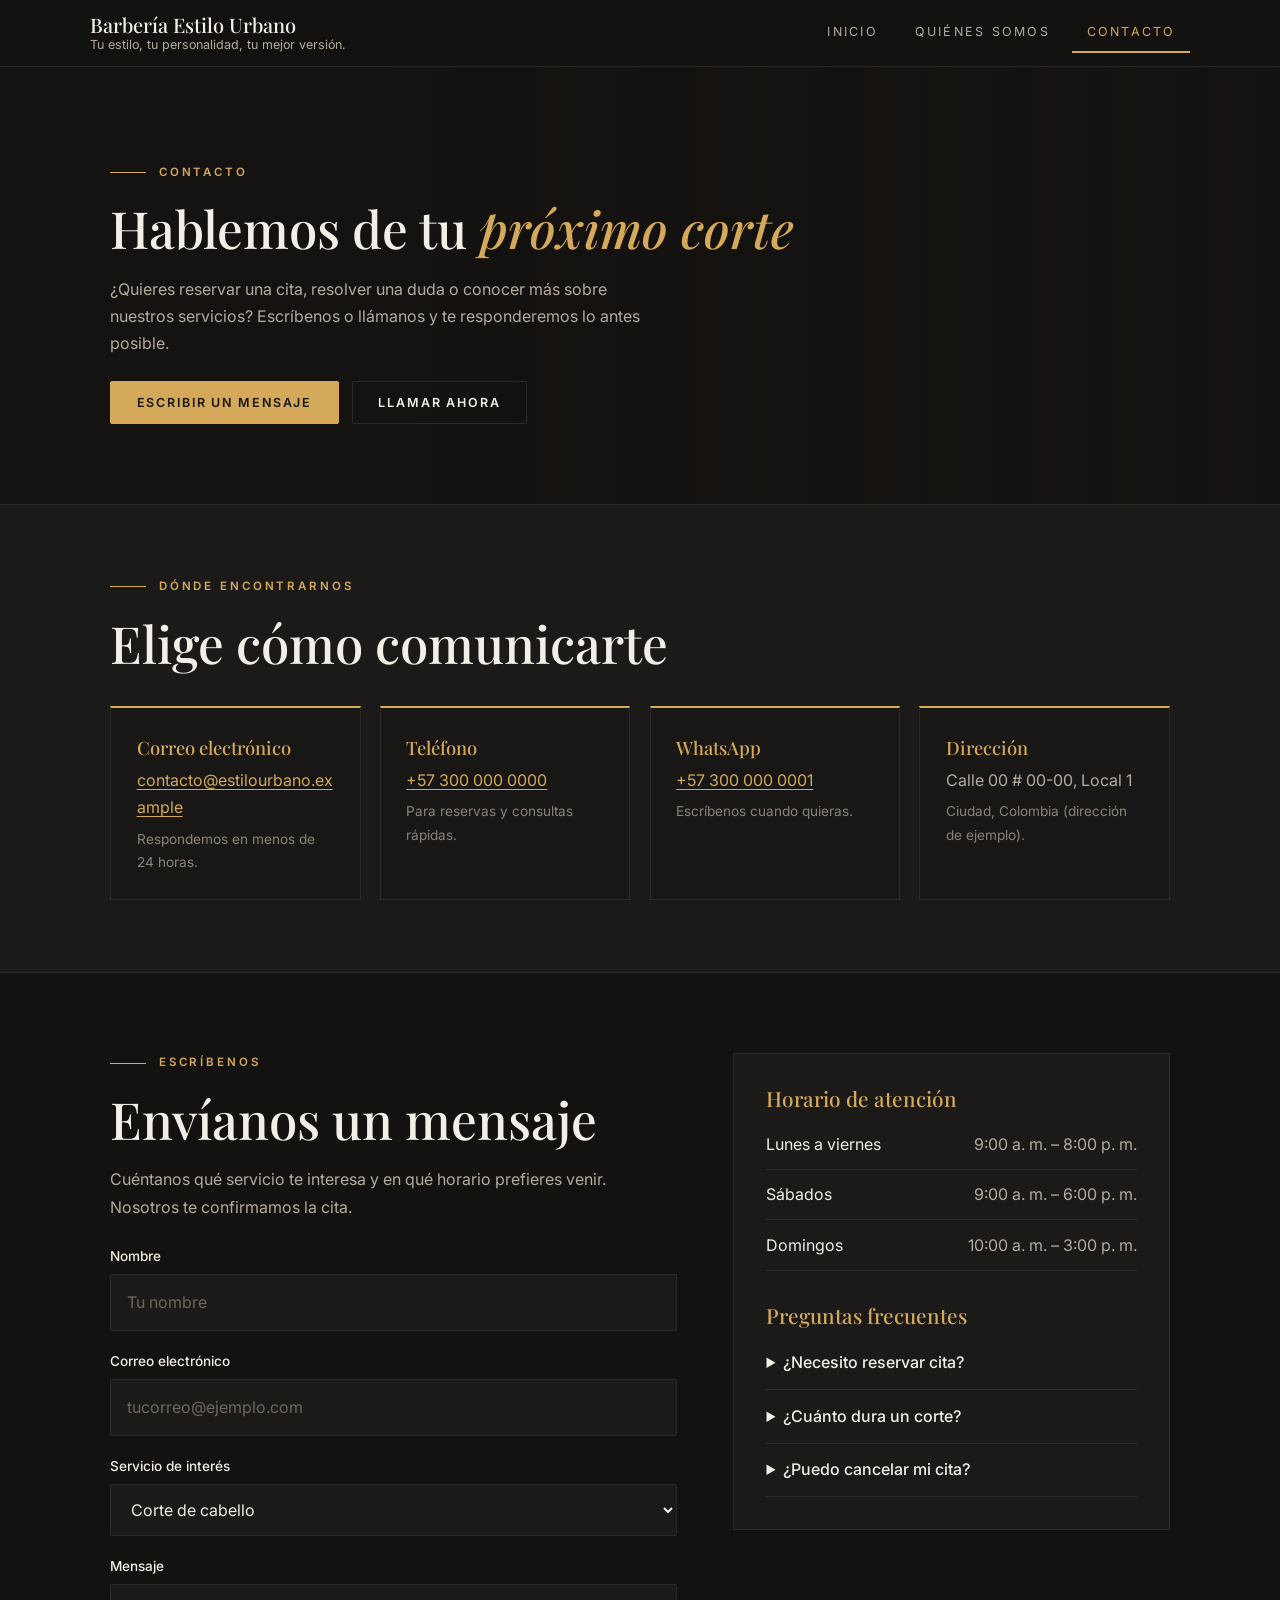
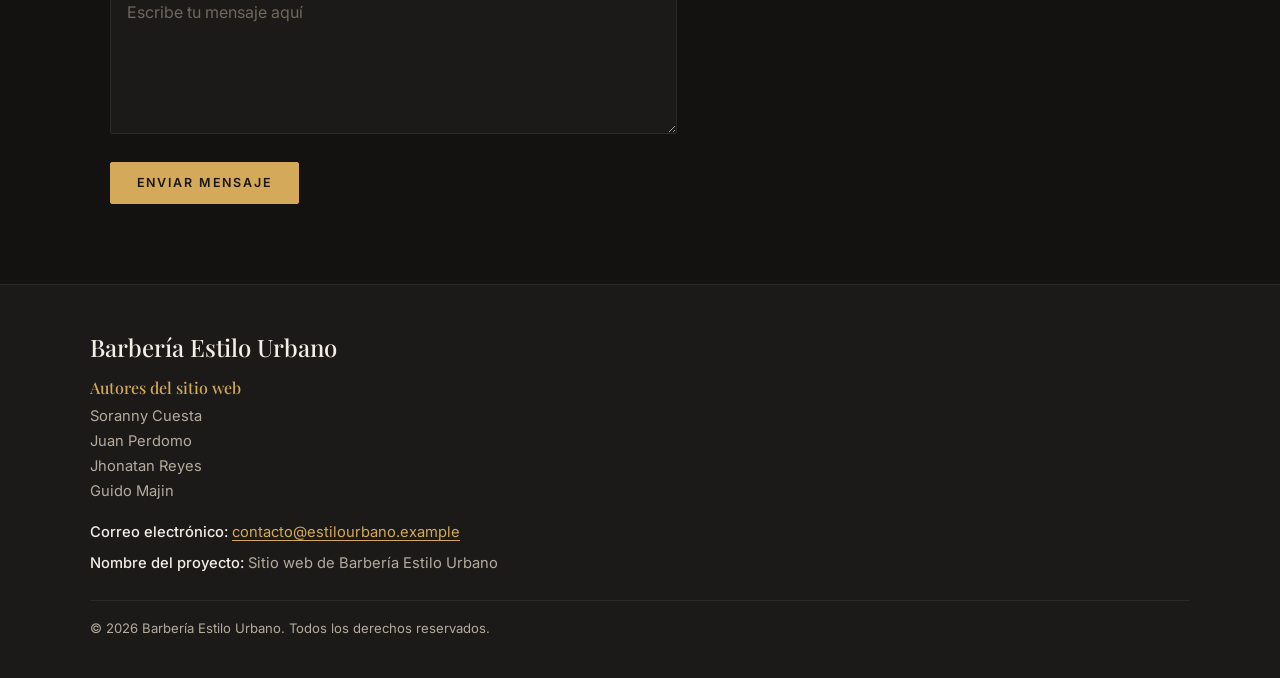
<file: contacto.html>
<!DOCTYPE html>
<html lang="es">

<head>
    <meta charset="UTF-8">
    <meta name="viewport" content="width=device-width, initial-scale=1.0">
    <title>Barbería Estilo Urbano | Contacto</title>
    <meta name="description" content="Escríbenos, llámanos o reserva tu cita en Barbería Estilo Urbano.">

    <link rel="preconnect" href="https://fonts.googleapis.com">
    <link rel="preconnect" href="https://fonts.gstatic.com" crossorigin>
    <link href="https://fonts.googleapis.com/css2?family=Inter:wght@400;500;600&family=Playfair+Display:ital,wght@0,500;0,600;1,500&display=swap" rel="stylesheet">
    <link rel="stylesheet" href="styles.css">
</head>

<body>

    <!-- ENCABEZADO (misma estructura que Inicio) -->
    <header>
        <div class="marca">
            <h1>Barbería Estilo Urbano</h1>
            <p>Tu estilo, tu personalidad, tu mejor versión.</p>
        </div>

        <!-- MENÚ DE NAVEGACIÓN -->
        <nav aria-label="Menú principal">
            <ul>
                <li><a href="index.html">Inicio</a></li>
                <li><a href="index-somos.html">Quiénes somos</a></li>
                <li><a href="contacto.html" aria-current="page">Contacto</a></li>
            </ul>
        </nav>
    </header>

    <!-- CONTENIDO PRINCIPAL -->
    <main>

        <!-- PRESENTACIÓN DE CONTACTO -->
        <section class="portada">
            <div class="contenedor">
                <p class="etiqueta">Contacto</p>
                <h2>Hablemos de tu <em>próximo corte</em></h2>
                <p class="intro">
                    ¿Quieres reservar una cita, resolver una duda o conocer más
                    sobre nuestros servicios? Escríbenos o llámanos y te
                    responderemos lo antes posible.
                </p>
                <div class="acciones">
                    <a class="boton boton-dorado" href="#formulario">Escribir un mensaje</a>
                    <a class="boton boton-borde" href="tel:+573000000000">Llamar ahora</a>
                </div>
            </div>
        </section>

        <!-- MEDIOS DE CONTACTO -->
        <section class="medios">
            <div class="contenedor">
                <p class="etiqueta">Dónde encontrarnos</p>
                <h2>Elige cómo comunicarte</h2>

                <div class="tarjetas">
                    <article class="tarjeta">
                        <h3>Correo electrónico</h3>
                        <p><a href="mailto:contacto@estilourbano.example">contacto@estilourbano.example</a></p>
                        <p class="nota">Respondemos en menos de 24 horas.</p>
                    </article>

                    <article class="tarjeta">
                        <h3>Teléfono</h3>
                        <p><a href="tel:+573000000000">+57 300 000 0000</a></p>
                        <p class="nota">Para reservas y consultas rápidas.</p>
                    </article>

                    <article class="tarjeta">
                        <h3>WhatsApp</h3>
                        <p><a href="https://wa.me/573000000001">+57 300 000 0001</a></p>
                        <p class="nota">Escríbenos cuando quieras.</p>
                    </article>

                    <article class="tarjeta">
                        <h3>Dirección</h3>
                        <p>Calle 00 # 00-00, Local 1</p>
                        <p class="nota">Ciudad, Colombia (dirección de ejemplo).</p>
                    </article>
                </div>
            </div>
        </section>

        <!-- FORMULARIO Y HORARIOS -->
        <section class="formulario-seccion" id="formulario">
            <div class="contenedor dos-columnas">

                <div>
                    <p class="etiqueta">Escríbenos</p>
                    <h2>Envíanos un mensaje</h2>
                    <p class="intro">
                        Cuéntanos qué servicio te interesa y en qué horario
                        prefieres venir. Nosotros te confirmamos la cita.
                    </p>

                    <form action="#" method="post">
                        <div class="campo">
                            <label for="nombre">Nombre</label>
                            <input type="text" id="nombre" name="nombre" placeholder="Tu nombre" required>
                        </div>

                        <div class="campo">
                            <label for="correo">Correo electrónico</label>
                            <input type="email" id="correo" name="correo" placeholder="tucorreo@ejemplo.com" required>
                        </div>

                        <div class="campo">
                            <label for="servicio">Servicio de interés</label>
                            <select id="servicio" name="servicio">
                                <option value="corte">Corte de cabello</option>
                                <option value="barba">Arreglo y diseño de barba</option>
                                <option value="afeitado">Afeitado clásico</option>
                                <option value="otro">Otro</option>
                            </select>
                        </div>

                        <div class="campo">
                            <label for="mensaje">Mensaje</label>
                            <textarea id="mensaje" name="mensaje" placeholder="Escribe tu mensaje aquí" required></textarea>
                        </div>

                        <button type="submit" class="boton boton-dorado">Enviar mensaje</button>
                    </form>
                </div>

                <aside class="horarios" aria-label="Horarios de atención">
                    <h3>Horario de atención</h3>
                    <dl>
                        <div><dt>Lunes a viernes</dt><dd>9:00 a. m. – 8:00 p. m.</dd></div>
                        <div><dt>Sábados</dt><dd>9:00 a. m. – 6:00 p. m.</dd></div>
                        <div><dt>Domingos</dt><dd>10:00 a. m. – 3:00 p. m.</dd></div>
                    </dl>

                    <h3>Preguntas frecuentes</h3>
                    <details>
                        <summary>¿Necesito reservar cita?</summary>
                        <p>Recomendamos reservar, pero también atendemos por orden de llegada.</p>
                    </details>
                    <details>
                        <summary>¿Cuánto dura un corte?</summary>
                        <p>Entre 30 y 45 minutos, según el estilo que elijas.</p>
                    </details>
                    <details>
                        <summary>¿Puedo cancelar mi cita?</summary>
                        <p>Sí, avísanos con un par de horas de anticipación.</p>
                    </details>
                </aside>

            </div>
        </section>

    </main>

    <!-- PIE DE PÁGINA (mismo contenido que Inicio) -->
    <footer>
        <h2>Barbería Estilo Urbano</h2>

        <h3>Autores del sitio web</h3>

        <ul>
            <li>Soranny Cuesta</li>
            <li>Juan Perdomo</li>
            <li>Jhonatan Reyes</li>
            <li>Guido Majin</li>
        </ul>

        <p>
            <strong>Correo electrónico:</strong>
            <a href="mailto:contacto@estilourbano.example">
                contacto@estilourbano.example
            </a>
        </p>

        <p>
            <strong>Nombre del proyecto:</strong>
            Sitio web de Barbería Estilo Urbano
        </p>

        <p>
            &copy; 2026 Barbería Estilo Urbano. Todos los derechos reservados.
        </p>
    </footer>

</body>

</html>
</file>
<file: styles.css>
/* =========================================================
   Barbería Estilo Urbano — estilos de la página CONTACTO
   Paleta y tipografías alineadas con el diseño de Inicio:
   fondo oscuro, acento dorado, títulos serif, texto sans.
   ========================================================= */

:root {
    --fondo: #141210;
    --fondo-seccion: #1b1a19;
    --fondo-tarjeta: #181716;
    --borde: #2c2a27;
    --dorado: #d4a95a;
    --dorado-oscuro: #b88d3f;
    --texto: #f3eee6;
    --texto-suave: #b5ab9d;
    --fuente-titulos: "Playfair Display", Georgia, "Times New Roman", serif;
    --fuente-texto: "Inter", "Segoe UI", Arial, sans-serif;
}

* { box-sizing: border-box; margin: 0; padding: 0; }

html { scroll-behavior: smooth; scroll-padding-top: 90px; }

body {
    font-family: var(--fuente-texto);
    font-size: 1rem;
    line-height: 1.7;
    color: var(--texto-suave);
    background: var(--fondo);
}

h1, h2, h3 { font-family: var(--fuente-titulos); color: var(--texto); font-weight: 500; line-height: 1.2; }
h2 { font-size: clamp(2rem, 4.5vw, 3.2rem); margin-bottom: 1rem; }
h2 em { color: var(--dorado); font-style: italic; }
h3 { font-size: 1.3rem; margin-bottom: 0.5rem; }

a { color: var(--dorado); text-underline-offset: 3px; }
a:hover { color: #ecc885; }

a:focus-visible, button:focus-visible, input:focus-visible,
select:focus-visible, textarea:focus-visible, summary:focus-visible {
    outline: 2px solid var(--dorado);
    outline-offset: 3px;
}

/* ---------- ENCABEZADO + MENÚ FIJO ---------- */
body > header {
    position: sticky;
    top: 0;
    z-index: 100;
    display: flex;
    flex-wrap: wrap;
    align-items: center;
    justify-content: space-between;
    gap: 0.5rem 2rem;
    padding: 0.8rem max(1.25rem, calc((100% - 1100px) / 2));
    background: rgba(20, 18, 16, 0.95);
    border-bottom: 1px solid var(--borde);
    backdrop-filter: blur(6px);
}
.marca h1 { font-size: 1.25rem; }
.marca p { font-size: 0.78rem; color: var(--texto-suave); line-height: 1.3; }

body > header nav ul { display: flex; gap: 0.5rem; list-style: none; }
body > header nav a {
    display: block;
    padding: 0.5rem 0.9rem;
    font-size: 0.78rem;
    letter-spacing: 0.18em;
    text-transform: uppercase;
    text-decoration: none;
    color: var(--texto-suave);
    border-bottom: 2px solid transparent;
}
body > header nav a:hover { color: var(--texto); }
body > header nav a[aria-current="page"] { color: var(--dorado); border-bottom-color: var(--dorado); }

/* ---------- ESTRUCTURA GENERAL ---------- */
.contenedor { max-width: 1100px; margin: 0 auto; padding: 0 1.25rem; }

.etiqueta {
    display: flex;
    align-items: center;
    gap: 0.8rem;
    margin-bottom: 1rem;
    font-size: 0.72rem;
    font-weight: 600;
    letter-spacing: 0.25em;
    text-transform: uppercase;
    color: var(--dorado);
}
.etiqueta::before { content: ""; width: 36px; height: 1px; background: var(--dorado); }

.intro { max-width: 55ch; margin-bottom: 1.5rem; }

/* ---------- BOTONES ---------- */
.boton {
    display: inline-block;
    padding: 0.8rem 1.6rem;
    font: 600 0.78rem var(--fuente-texto);
    letter-spacing: 0.15em;
    text-transform: uppercase;
    text-decoration: none;
    border: 1px solid var(--dorado);
    border-radius: 2px;
    cursor: pointer;
    transition: background 0.2s, color 0.2s;
}
.boton-dorado { background: var(--dorado); color: #1a1610; }
.boton-dorado:hover { background: #ecc885; color: #1a1610; }
.boton-borde { background: transparent; color: var(--texto); border-color: var(--borde); }
.boton-borde:hover { border-color: var(--dorado); color: var(--dorado); }
.acciones { display: flex; flex-wrap: wrap; gap: 0.8rem; }

/* ---------- PORTADA ---------- */
.portada {
    padding: 6rem 0 5rem;
    border-bottom: 1px solid var(--borde);
    background:
        linear-gradient(90deg, rgba(20,18,16,0.97) 30%, rgba(20,18,16,0.7) 100%),
        url("https://images.unsplash.com/photo-1503951914875-452162b0f3f1?auto=format&fit=crop&w=1600&q=80") center / cover no-repeat;
    background-color: var(--fondo);
}

/* ---------- MEDIOS DE CONTACTO ---------- */
.medios { padding: 4.5rem 0; background: var(--fondo-seccion); border-bottom: 1px solid var(--borde); }
.tarjetas { display: grid; grid-template-columns: repeat(auto-fit, minmax(230px, 1fr)); gap: 1.2rem; margin-top: 2rem; }
.tarjeta {
    padding: 1.6rem;
    background: var(--fondo-tarjeta);
    border: 1px solid var(--borde);
    border-top: 2px solid var(--dorado);
    transition: border-color 0.2s;
}
.tarjeta:hover { border-color: var(--dorado); }
.tarjeta h3 { font-size: 1.15rem; color: var(--dorado); }
.tarjeta a { word-break: break-word; }
.nota { margin-top: 0.4rem; font-size: 0.85rem; color: #8b8378; }

/* ---------- FORMULARIO Y HORARIOS ---------- */
.formulario-seccion { padding: 5rem 0; }
.dos-columnas { display: grid; grid-template-columns: 1.3fr 1fr; gap: 3.5rem; align-items: start; }

.campo { margin-bottom: 1.2rem; }
label { display: block; margin-bottom: 0.4rem; font-size: 0.85rem; font-weight: 500; color: var(--texto); }
input, select, textarea {
    width: 100%;
    padding: 0.85rem 1rem;
    font: inherit;
    color: var(--texto);
    background: var(--fondo-seccion);
    border: 1px solid var(--borde);
    border-radius: 2px;
}
input::placeholder, textarea::placeholder { color: #6f675c; }
input:hover, select:hover, textarea:hover { border-color: #4a443c; }
textarea { min-height: 150px; resize: vertical; }

.horarios {
    padding: 2rem;
    background: var(--fondo-seccion);
    border: 1px solid var(--borde);
}
.horarios h3 { color: var(--dorado); }
.horarios dl { margin-bottom: 2rem; }
.horarios dl div {
    display: flex;
    justify-content: space-between;
    gap: 1rem;
    padding: 0.7rem 0;
    border-bottom: 1px solid var(--borde);
}
.horarios dt { color: var(--texto); }
.horarios dd { text-align: right; }

details { border-bottom: 1px solid var(--borde); padding: 0.8rem 0; }
summary { cursor: pointer; color: var(--texto); font-weight: 500; }
details p { margin-top: 0.5rem; font-size: 0.92rem; }

/* ---------- PIE DE PÁGINA ---------- */
body > footer {
    padding: 3rem max(1.25rem, calc((100% - 1100px) / 2)) 2rem;
    background: var(--fondo-seccion);
    border-top: 1px solid var(--borde);
    font-size: 0.92rem;
}
body > footer h2 { font-size: 1.5rem; margin-bottom: 1rem; }
body > footer h3 { font-size: 1rem; color: var(--dorado); margin: 1rem 0 0.4rem; }
body > footer ul { list-style: none; margin-bottom: 1rem; }
body > footer p { margin-bottom: 0.4rem; }
body > footer strong { color: var(--texto); font-weight: 500; }
body > footer p:last-child { margin-top: 1.5rem; padding-top: 1rem; border-top: 1px solid var(--borde); font-size: 0.82rem; }

/* ---------- RESPONSIVE ---------- */
@media (max-width: 820px) {
    .dos-columnas { grid-template-columns: 1fr; gap: 2.5rem; }
    body > header { justify-content: center; text-align: center; }
    .portada { padding: 4rem 0 3.5rem; }
}

@media (prefers-reduced-motion: reduce) {
    html { scroll-behavior: auto; }
    * { transition: none !important; }
}

/* =========================================================
   INICIO
   ========================================================= */
.hero-grid { display: grid; grid-template-columns: 1.1fr 1fr; gap: 3rem; align-items: center; }
.hero-grid h2 { margin-bottom: 1.2rem; }
.hero-grid p { margin-bottom: 1rem; }
.hero-grid .intro { margin-bottom: 1.8rem; }
.hero-grid img, .imagen-lateral {
    width: 100%;
    aspect-ratio: 4 / 3;
    object-fit: cover;
    border: 1px solid var(--borde);
    border-top: 2px solid var(--dorado);
    background: var(--fondo-seccion);
}
.medios .intro { margin-bottom: 0; }
.tarjeta img {
    width: 100%;
    aspect-ratio: 4 / 3;
    object-fit: cover;
    margin-bottom: 1.2rem;
    background: var(--fondo-seccion);
}
.tarjeta h3 { margin-top: 0.2rem; }
.tendencias { padding: 5rem 0; }
.tendencias h3 { margin-top: 1.2rem; color: var(--dorado); }
.tendencias p { margin-bottom: 0.8rem; }

.elegirnos { padding: 4.5rem 0; background: var(--fondo-seccion); border-top: 1px solid var(--borde); border-bottom: 1px solid var(--borde); }
.elegirnos ul { list-style: none; max-width: 640px; margin: 1.5rem 0; }
.elegirnos li { padding: 0.7rem 0 0.7rem 2rem; border-bottom: 1px solid var(--borde); position: relative; color: var(--texto); }
.elegirnos li::before { content: "✓"; position: absolute; left: 0; color: var(--dorado); font-weight: 600; }

.invitacion { padding: 5rem 0; text-align: center; }
.invitacion .intro { margin-left: auto; margin-right: auto; }

/* =========================================================
   QUIÉNES SOMOS
   ========================================================= */
.somos p { max-width: 70ch; margin-bottom: 1rem; }
.somos-detalle { padding: 5rem 0; }
.foto3 {
    width: 100%;
    aspect-ratio: 4 / 5;
    object-fit: cover;
    border: 1px solid var(--borde);
    border-top: 2px solid var(--dorado);
    background: var(--fondo-seccion);
}
.bloques { display: grid; gap: 1.2rem; }
.bloques .tarjeta h2 { font-size: 1.7rem; margin-bottom: 0.6rem; color: var(--dorado); }

/* Responsive extra */
@media (max-width: 820px) {
    .hero-grid { grid-template-columns: 1fr; gap: 2rem; }
    .tendencias, .somos-detalle, .invitacion, .elegirnos { padding: 3.5rem 0; }
}
</file>
